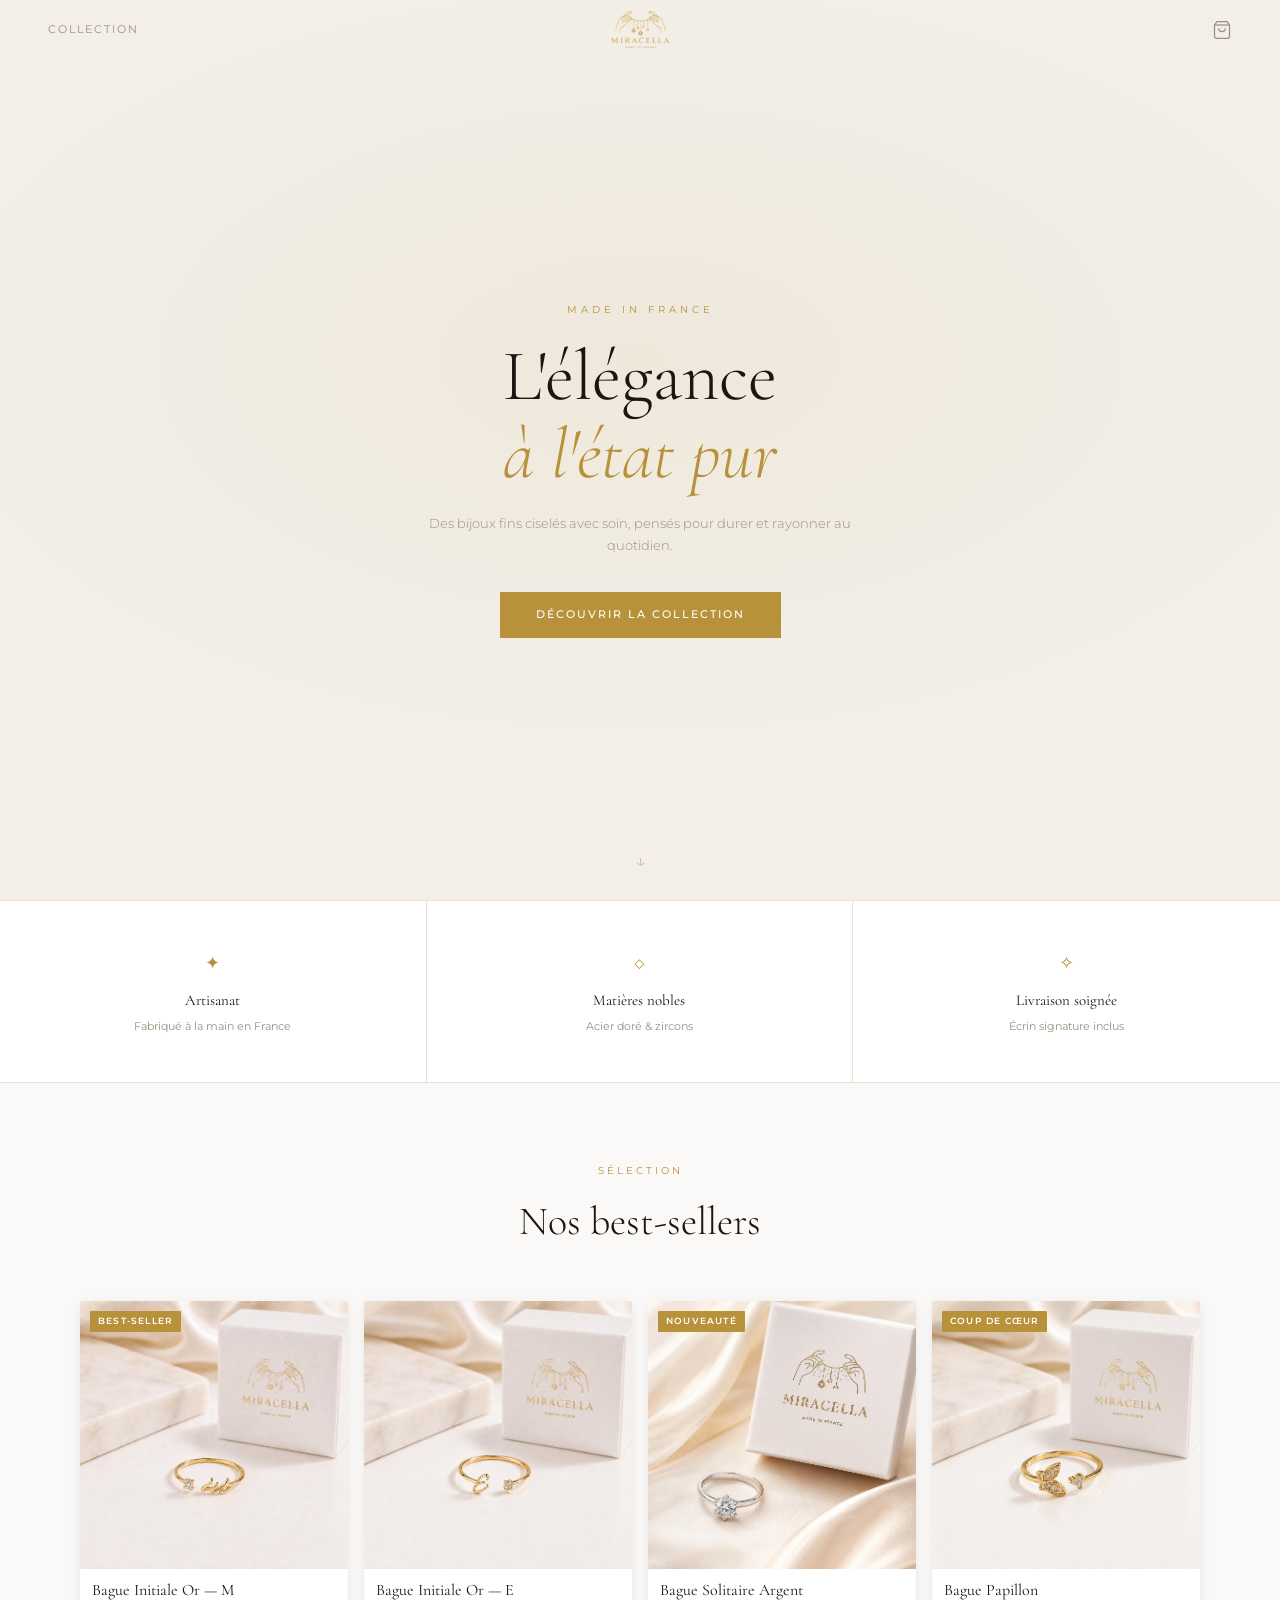
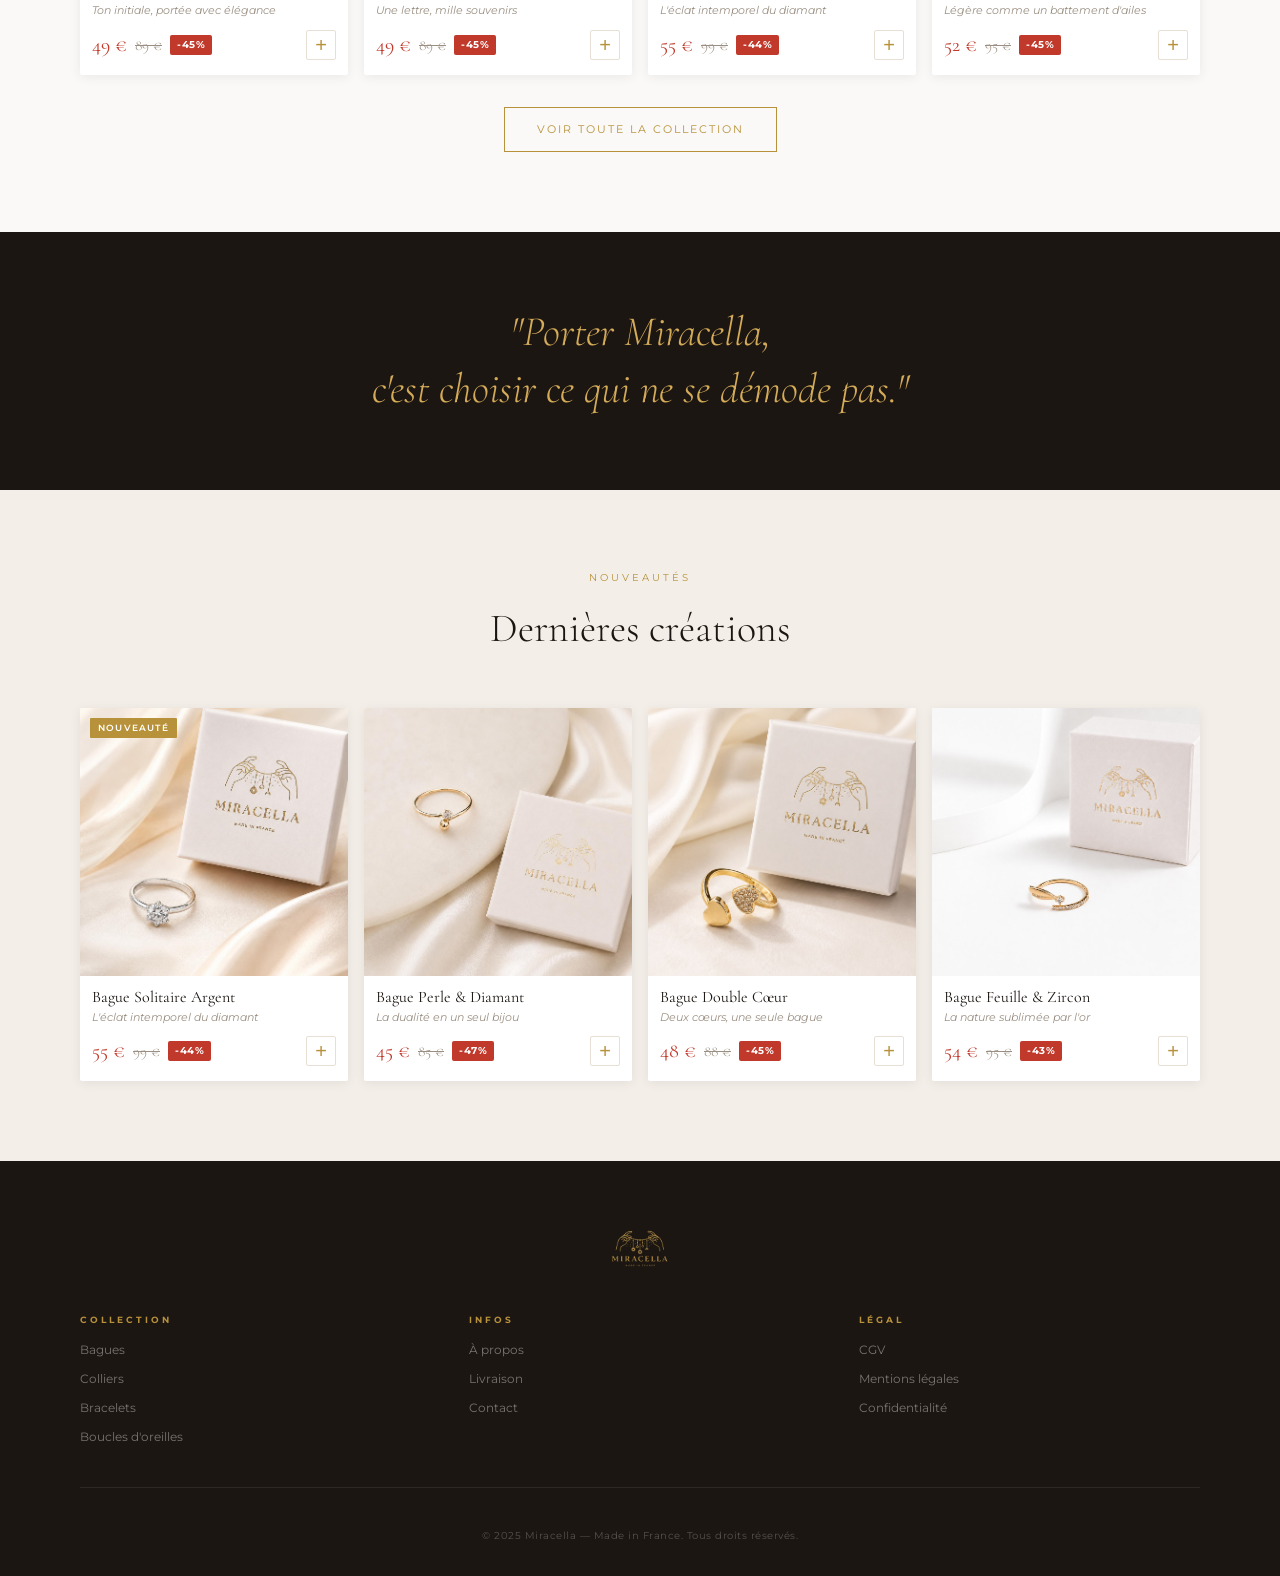
<file: index.html>
<!DOCTYPE html>
<html lang="fr">
<head>
  <meta charset="UTF-8" />
  <meta name="viewport" content="width=device-width, initial-scale=1.0, viewport-fit=cover" />
  <title>MIRACELLA — Bijoux Made in France</title>
  <link rel="stylesheet" href="assets/style.css" />
  <link href="https://fonts.googleapis.com/css2?family=Cormorant+Garamond:ital,wght@0,300;0,400;1,300;1,400&family=Montserrat:wght@300;400;500&display=swap" rel="stylesheet" />
</head>
<body>

  <header class="nav-bar" id="navbar">
    <div class="nav-left">
      <a href="collection.html">Collection</a>
    </div>
    <a href="index.html" class="nav-logo-link">
      <img src="assets/logo.png" alt="Miracella" class="nav-logo" />
    </a>
    <div class="nav-right">
      <a href="cart.html" class="cart-icon" id="cartLink">
        <svg width="20" height="20" viewBox="0 0 24 24" fill="none" stroke="currentColor" stroke-width="1.5"><path d="M6 2L3 6v14a2 2 0 002 2h14a2 2 0 002-2V6l-3-4z"/><line x1="3" y1="6" x2="21" y2="6"/><path d="M16 10a4 4 0 01-8 0"/></svg>
        <span class="cart-count" id="cartCount">0</span>
      </a>
    </div>
  </header>

  <!-- HERO -->
  <section class="hero">
    <div class="hero-content">
      <p class="hero-sub">Made in France</p>
      <h1 class="hero-title">L'élégance<br/><em>à l'état pur</em></h1>
      <p class="hero-desc">Des bijoux fins ciselés avec soin, pensés pour durer et rayonner au quotidien.</p>
      <a href="collection.html" class="btn-gold" style="width:auto;display:inline-flex;padding:14px 36px">Découvrir la collection</a>
    </div>
    <div class="hero-scroll">↓</div>
  </section>

  <!-- VALEURS -->
  <section class="values">
    <div class="value-item">
      <div class="value-icon">✦</div>
      <h3>Artisanat</h3>
      <p>Fabriqué à la main en France</p>
    </div>
    <div class="value-item">
      <div class="value-icon">◇</div>
      <h3>Matières nobles</h3>
      <p>Acier doré & zircons</p>
    </div>
    <div class="value-item">
      <div class="value-icon">✧</div>
      <h3>Livraison soignée</h3>
      <p>Écrin signature inclus</p>
    </div>
  </section>

  <!-- BEST-SELLERS -->
  <section class="featured">
    <div class="section-header">
      <span class="section-tag">Sélection</span>
      <h2>Nos best-sellers</h2>
    </div>
    <div class="products-grid" id="featuredGrid"></div>
    <div class="see-all">
      <a href="collection.html" class="btn-outline">Voir toute la collection</a>
    </div>
  </section>

  <!-- BANNER -->
  <section class="mid-banner">
    <div class="mid-banner-text">
      <h2>"Porter Miracella,<br/>c'est choisir ce qui ne se démode pas."</h2>
    </div>
  </section>

  <!-- NOUVEAUTÉS -->
  <section class="new-arrivals">
    <div class="section-header">
      <span class="section-tag">Nouveautés</span>
      <h2>Dernières créations</h2>
    </div>
    <div class="products-grid" id="newGrid"></div>
  </section>

  <div class="toast" id="toast">✓ Ajouté au panier</div>

  <footer class="footer">
    <div class="footer-logo">
      <img src="assets/logo.png" alt="Miracella" />
    </div>
    <div class="footer-links">
      <div>
        <h4>Collection</h4>
        <a href="collection.html">Bagues</a>
        <a href="collection.html">Colliers</a>
        <a href="collection.html">Bracelets</a>
        <a href="collection.html">Boucles d'oreilles</a>
      </div>
      <div>
        <h4>Infos</h4>
        <a href="#">À propos</a>
        <a href="#">Livraison</a>
        <a href="#">Contact</a>
      </div>
      <div>
        <h4>Légal</h4>
        <a href="#">CGV</a>
        <a href="#">Mentions légales</a>
        <a href="#">Confidentialité</a>
      </div>
    </div>
    <div class="footer-bottom">
      <p>© 2025 Miracella — Made in France. Tous droits réservés.</p>
    </div>
  </footer>

  <script src="assets/main.js"></script>
  <script>
    renderProducts('featured', 4, 'featuredGrid');
    renderProducts('new', 4, 'newGrid');
  </script>
</body>
</html>
</file>
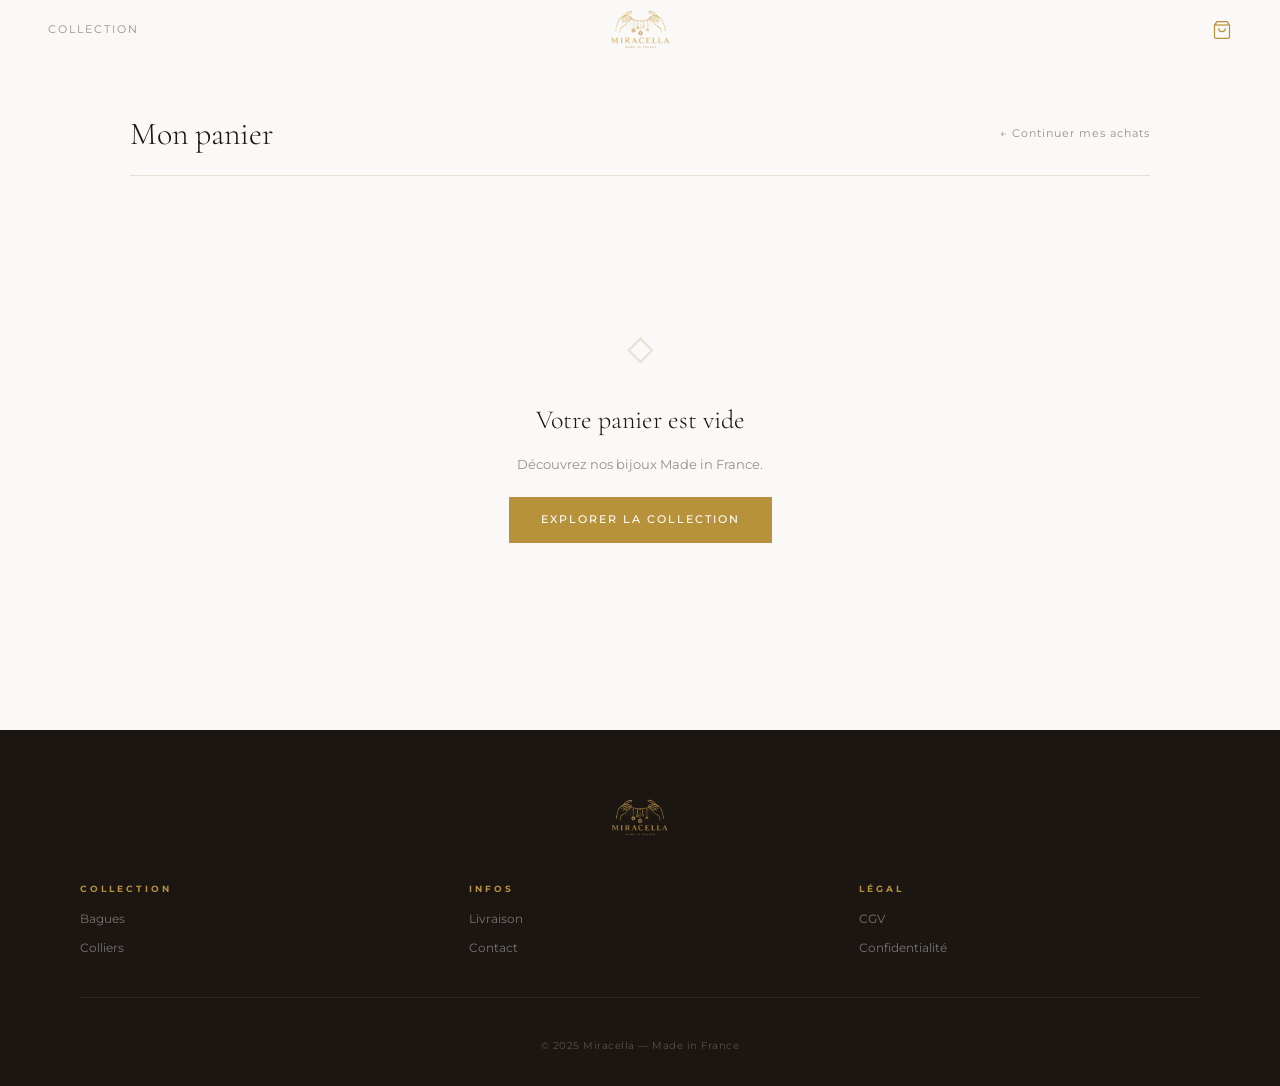
<file: cart.html>
<!DOCTYPE html>
<html lang="fr">
<head>
  <meta charset="UTF-8" />
  <meta name="viewport" content="width=device-width, initial-scale=1.0, viewport-fit=cover" />
  <title>Panier — MIRACELLA</title>
  <link rel="stylesheet" href="assets/style.css" />
  <link href="https://fonts.googleapis.com/css2?family=Cormorant+Garamond:ital,wght@0,300;0,400;1,300;1,400&family=Montserrat:wght@300;400;500&display=swap" rel="stylesheet" />
</head>
<body>

  <header class="nav-bar scrolled" id="navbar">
    <div class="nav-left">
      <a href="collection.html">Collection</a>
    </div>
    <a href="index.html" class="nav-logo-link">
      <img src="assets/logo.png" alt="Miracella" class="nav-logo" />
    </a>
    <div class="nav-right">
      <a href="cart.html" class="cart-icon active" id="cartLink">
        <svg width="20" height="20" viewBox="0 0 24 24" fill="none" stroke="currentColor" stroke-width="1.5"><path d="M6 2L3 6v14a2 2 0 002 2h14a2 2 0 002-2V6l-3-4z"/><line x1="3" y1="6" x2="21" y2="6"/><path d="M16 10a4 4 0 01-8 0"/></svg>
        <span class="cart-count" id="cartCount">0</span>
      </a>
    </div>
  </header>

  <section class="cart-page">
    <div class="cart-header">
      <h1>Mon panier</h1>
      <a href="collection.html" class="back-link">← Continuer mes achats</a>
    </div>
    <div class="cart-layout" id="cartLayout"></div>
    <div class="cart-empty" id="cartEmpty" style="display:none">
      <div class="cart-empty-icon">◇</div>
      <h2>Votre panier est vide</h2>
      <p>Découvrez nos bijoux Made in France.</p>
      <a href="collection.html" class="btn-gold">Explorer la collection</a>
    </div>
  </section>

  <footer class="footer">
    <div class="footer-logo">
      <img src="assets/logo.png" alt="Miracella" />
    </div>
    <div class="footer-links">
      <div>
        <h4>Collection</h4>
        <a href="collection.html">Bagues</a>
        <a href="collection.html">Colliers</a>
      </div>
      <div>
        <h4>Infos</h4>
        <a href="#">Livraison</a>
        <a href="#">Contact</a>
      </div>
      <div>
        <h4>Légal</h4>
        <a href="#">CGV</a>
        <a href="#">Confidentialité</a>
      </div>
    </div>
    <div class="footer-bottom"><p>© 2025 Miracella — Made in France</p></div>
  </footer>

  <script src="assets/main.js"></script>
  <script>
    function renderCart() {
      const cart = getCart();
      const layout = document.getElementById('cartLayout');
      const empty = document.getElementById('cartEmpty');
      if (cart.length === 0) {
        layout.style.display = 'none';
        empty.style.display = 'flex';
        return;
      }
      layout.style.display = 'flex';
      empty.style.display = 'none';

      const subtotal = cart.reduce((s, i) => s + i.price * i.qty, 0);
      const shipping = subtotal >= 80 ? 0 : 4.90;
      const total = subtotal + shipping;

      layout.innerHTML = `
        <div class="cart-items">
          ${cart.map(item => `
            <div class="cart-item">
              <div class="cart-item-img">
                <img src="${item.image}" alt="${item.name}" />
              </div>
              <div class="cart-item-info">
                <span class="cart-item-category">${item.category}</span>
                <h3>${item.name}</h3>
                <p class="cart-item-material">${item.material}</p>
                <div class="cart-item-row">
                  <div class="qty-control">
                    <button onclick="changeQty(${item.id}, -1)">−</button>
                    <span>${item.qty}</span>
                    <button onclick="changeQty(${item.id}, 1)">+</button>
                  </div>
                  <span class="cart-item-price">${(item.price * item.qty).toFixed(2)} €</span>
                  <button class="remove-btn" onclick="removeFromCart(${item.id})">Retirer</button>
                </div>
              </div>
            </div>
          `).join('')}
        </div>
        <div class="cart-summary">
          <h3>Récapitulatif</h3>
          <div class="summary-line"><span>Sous-total</span><span>${subtotal.toFixed(2)} €</span></div>
          <div class="summary-line">
            <span>Livraison</span>
            <span>${shipping === 0 ? '<span class="free">Offerte</span>' : shipping.toFixed(2) + ' €'}</span>
          </div>
          ${shipping > 0 ? `<p class="shipping-notice">Plus que ${(80 - subtotal).toFixed(2)} € pour la livraison offerte</p>` : ''}
          <div class="summary-line total">
            <span>Total</span>
            <span>${total.toFixed(2)} €</span>
          </div>
          <button class="btn-gold checkout-btn" onclick="alert('Paiement non disponible en démo.')">
            Passer commande
          </button>
          <p class="secure-note">🔒 Paiement sécurisé</p>
          <div class="payment-icons">
            <span>Visa</span><span>Mastercard</span><span>PayPal</span>
          </div>
        </div>
      `;
    }

    function changeQty(id, delta) {
      let cart = getCart();
      const idx = cart.findIndex(i => i.id === id);
      if (idx > -1) {
        cart[idx].qty += delta;
        if (cart[idx].qty <= 0) cart.splice(idx, 1);
        saveCart(cart);
        updateCartCount();
        renderCart();
      }
    }
    function removeFromCart(id) {
      let cart = getCart().filter(i => i.id !== id);
      saveCart(cart);
      updateCartCount();
      renderCart();
    }
    renderCart();
  </script>
</body>
</html>
</file>
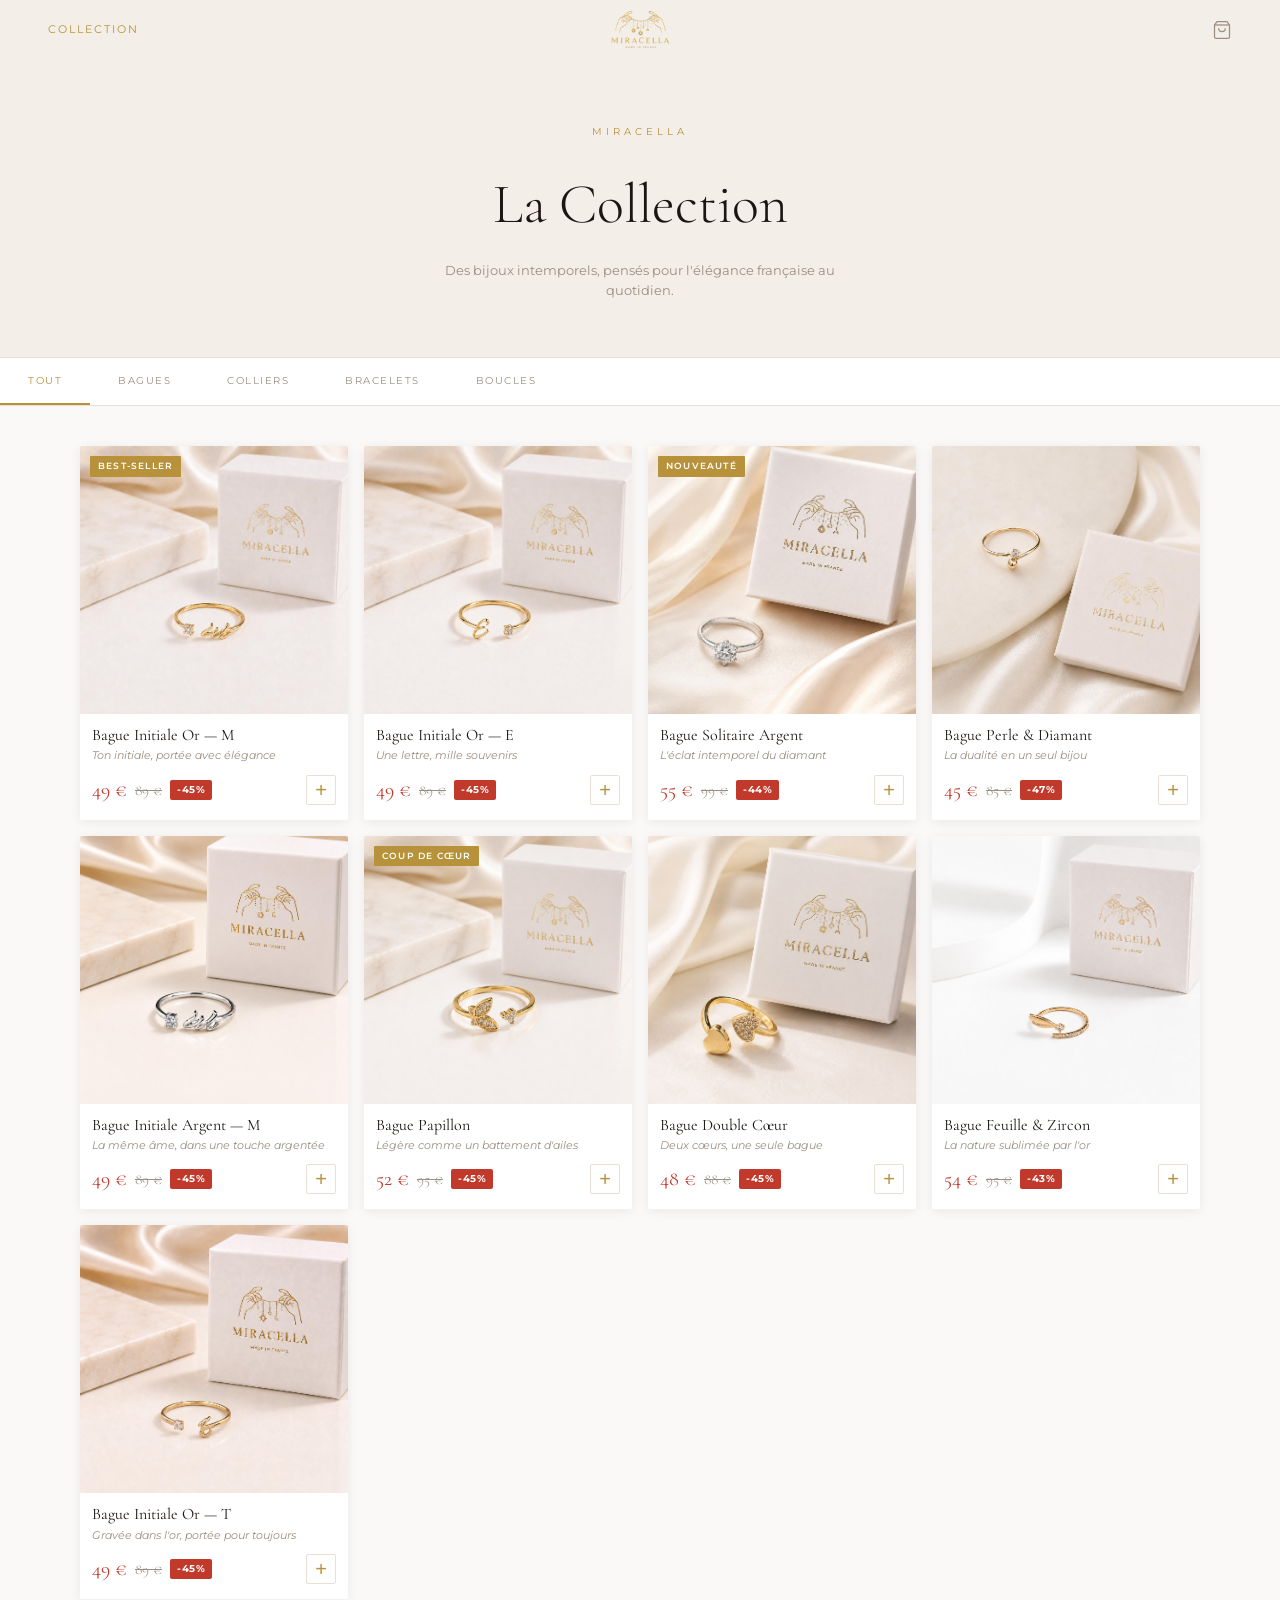
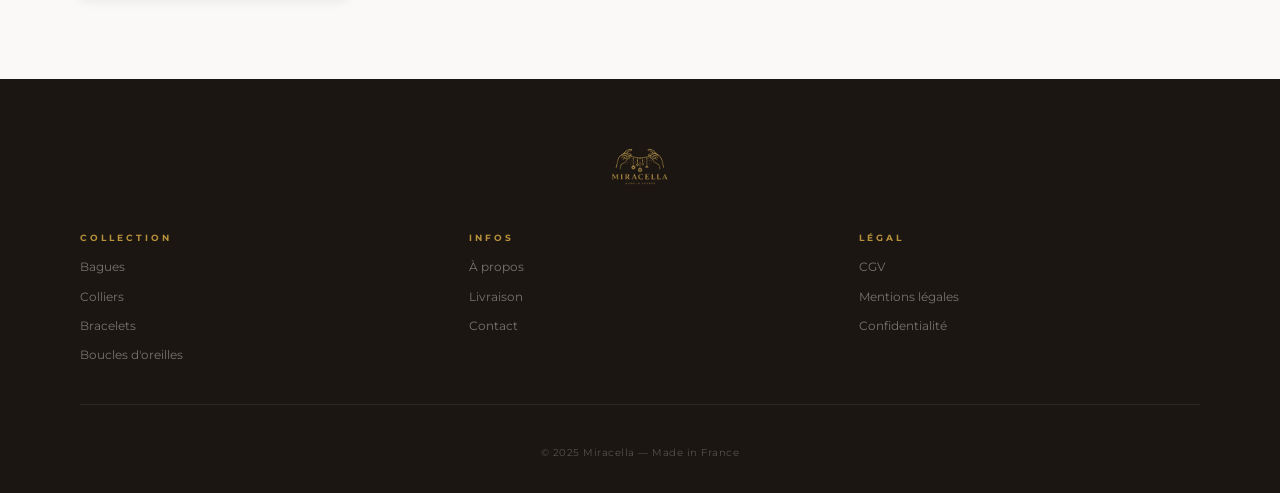
<file: collection.html>
<!DOCTYPE html>
<html lang="fr">
<head>
  <meta charset="UTF-8" />
  <meta name="viewport" content="width=device-width, initial-scale=1.0, viewport-fit=cover" />
  <title>Collection — MIRACELLA</title>
  <link rel="stylesheet" href="assets/style.css" />
  <link href="https://fonts.googleapis.com/css2?family=Cormorant+Garamond:ital,wght@0,300;0,400;1,300;1,400&family=Montserrat:wght@300;400;500&display=swap" rel="stylesheet" />
</head>
<body>

  <header class="nav-bar scrolled" id="navbar">
    <div class="nav-left">
      <a href="collection.html" class="active">Collection</a>
    </div>
    <a href="index.html" class="nav-logo-link">
      <img src="assets/logo.png" alt="Miracella" class="nav-logo" />
    </a>
    <div class="nav-right">
      <a href="cart.html" class="cart-icon" id="cartLink">
        <svg width="20" height="20" viewBox="0 0 24 24" fill="none" stroke="currentColor" stroke-width="1.5"><path d="M6 2L3 6v14a2 2 0 002 2h14a2 2 0 002-2V6l-3-4z"/><line x1="3" y1="6" x2="21" y2="6"/><path d="M16 10a4 4 0 01-8 0"/></svg>
        <span class="cart-count" id="cartCount">0</span>
      </a>
    </div>
  </header>

  <section class="page-hero">
    <p class="hero-sub">Miracella</p>
    <h1>La Collection</h1>
    <p class="page-desc">Des bijoux intemporels, pensés pour l'élégance française au quotidien.</p>
  </section>

  <section class="filters-bar">
    <button class="filter-btn active" data-filter="all">Tout</button>
    <button class="filter-btn" data-filter="bague">Bagues</button>
    <button class="filter-btn" data-filter="collier">Colliers</button>
    <button class="filter-btn" data-filter="bracelet">Bracelets</button>
    <button class="filter-btn" data-filter="boucle">Boucles</button>
  </section>

  <section class="collection-section">
    <div class="products-grid large" id="collectionGrid"></div>
  </section>

  <div class="toast" id="toast">✓ Ajouté au panier</div>

  <footer class="footer">
    <div class="footer-logo">
      <img src="assets/logo.png" alt="Miracella" />
    </div>
    <div class="footer-links">
      <div>
        <h4>Collection</h4>
        <a href="collection.html">Bagues</a>
        <a href="collection.html">Colliers</a>
        <a href="collection.html">Bracelets</a>
        <a href="collection.html">Boucles d'oreilles</a>
      </div>
      <div>
        <h4>Infos</h4>
        <a href="#">À propos</a>
        <a href="#">Livraison</a>
        <a href="#">Contact</a>
      </div>
      <div>
        <h4>Légal</h4>
        <a href="#">CGV</a>
        <a href="#">Mentions légales</a>
        <a href="#">Confidentialité</a>
      </div>
    </div>
    <div class="footer-bottom">
      <p>© 2025 Miracella — Made in France</p>
    </div>
  </footer>

  <script src="assets/main.js"></script>
  <script>
    renderProducts('all', 0, 'collectionGrid');
    document.querySelectorAll('.filter-btn').forEach(btn => {
      btn.addEventListener('click', () => {
        document.querySelectorAll('.filter-btn').forEach(b => b.classList.remove('active'));
        btn.classList.add('active');
        renderProducts(btn.dataset.filter, 0, 'collectionGrid');
      });
    });
  </script>
</body>
</html>
</file>
<file: assets/style.css>
/* ─────────────────────────────────────────────
   MIRACELLA — style.css  (thème CLAIR, mobile-first)
   ───────────────────────────────────────────── */

:root {
  --bg:        #faf9f7;
  --deep:      #f3efe8;
  --surface:   #ffffff;
  --border:    #e8e0d5;
  --gold:      #b8923a;
  --gold-lt:   #d4ab58;
  --gold-dk:   #8a6820;
  --ink:       #1c1612;
  --text:      #3d3228;
  --muted:     #9a8f82;
  --font-serif: 'Cormorant Garamond', Georgia, serif;
  --font-sans:  'Montserrat', sans-serif;
  --nav-h:     60px;
  --trans:     0.25s ease;
  --shadow:    0 2px 12px rgba(0,0,0,0.07);
  --shadow-lg: 0 8px 32px rgba(0,0,0,0.11);
}

*, *::before, *::after { box-sizing: border-box; margin: 0; padding: 0; }
html { scroll-behavior: smooth; -webkit-text-size-adjust: 100%; }
body {
  background: var(--bg);
  color: var(--text);
  font-family: var(--font-sans);
  font-size: 14px;
  line-height: 1.6;
  overflow-x: hidden;
}
a { color: inherit; text-decoration: none; }
img { display: block; width: 100%; height: 100%; object-fit: cover; }

::-webkit-scrollbar { width: 3px; }
::-webkit-scrollbar-track { background: var(--bg); }
::-webkit-scrollbar-thumb { background: var(--gold); }

/* ══ NAVBAR ══════════════════════════════════ */
.nav-bar {
  position: fixed;
  top: 0; left: 0; right: 0;
  height: var(--nav-h);
  z-index: 100;
  display: flex;
  align-items: center;
  justify-content: space-between;
  padding: 0 16px;
  transition: background var(--trans), box-shadow var(--trans);
}
.nav-bar.scrolled {
  background: rgba(250,249,247,0.97);
  backdrop-filter: blur(10px);
  box-shadow: 0 1px 0 var(--border);
}
.nav-left, .nav-right {
  display: flex;
  align-items: center;
  gap: 20px;
  flex: 1;
}
.nav-right { justify-content: flex-end; }
.nav-bar a {
  font-size: 10px;
  font-weight: 400;
  letter-spacing: 1.8px;
  text-transform: uppercase;
  color: var(--muted);
  transition: color var(--trans);
  white-space: nowrap;
}
.nav-bar a:hover, .nav-bar a.active { color: var(--gold); }
.nav-logo-link { flex: 0; }
.nav-logo {
  height: 44px;
  width: auto;
  object-fit: contain;
  display: block;
  
}
.cart-icon {
  position: relative;
  display: flex;
  align-items: center;
  color: var(--muted);
  transition: color var(--trans);
}
.cart-icon:hover { color: var(--gold); }
.cart-count {
  position: absolute;
  top: -7px; right: -9px;
  background: var(--gold);
  color: #fff;
  font-size: 9px;
  font-weight: 700;
  width: 15px; height: 15px;
  border-radius: 50%;
  display: flex;
  align-items: center;
  justify-content: center;
}

/* ══ BUTTONS ══════════════════════════════════ */
.btn-gold {
  display: inline-flex;
  align-items: center;
  justify-content: center;
  padding: 14px 32px;
  background: var(--gold);
  color: #fff;
  font-family: var(--font-sans);
  font-size: 11px;
  font-weight: 500;
  letter-spacing: 2px;
  text-transform: uppercase;
  border: none;
  cursor: pointer;
  transition: background var(--trans);
  -webkit-tap-highlight-color: transparent;
  width: 100%;
}
.btn-gold:hover, .btn-gold:active { background: var(--gold-dk); }
.btn-gold:disabled {
  background: var(--border);
  color: var(--muted);
  cursor: not-allowed;
}

.btn-outline {
  display: inline-flex;
  align-items: center;
  justify-content: center;
  padding: 13px 32px;
  border: 1px solid var(--gold);
  color: var(--gold);
  font-size: 11px;
  font-weight: 400;
  letter-spacing: 2px;
  text-transform: uppercase;
  transition: all var(--trans);
  -webkit-tap-highlight-color: transparent;
}
.btn-outline:hover, .btn-outline:active { background: var(--gold); color: #fff; }

/* ══ HERO ══════════════════════════════════════ */
.hero {
  position: relative;
  min-height: 100svh;
  display: flex;
  align-items: center;
  justify-content: center;
  overflow: hidden;
  background: var(--deep);
  padding: calc(var(--nav-h) + 40px) 24px 60px;
}
.hero::before {
  content: '';
  position: absolute;
  inset: 0;
  background: radial-gradient(ellipse 80% 60% at 50% 40%, rgba(184,146,58,0.07) 0%, transparent 70%);
  pointer-events: none;
}
.hero-content {
  position: relative;
  text-align: center;
  max-width: 480px;
  animation: fadeUp 1s ease forwards;
}
@keyframes fadeUp {
  from { opacity: 0; transform: translateY(24px); }
  to   { opacity: 1; transform: translateY(0); }
}
.hero-sub {
  font-size: 10px;
  font-weight: 400;
  letter-spacing: 4px;
  text-transform: uppercase;
  color: var(--gold);
  margin-bottom: 20px;
}
.hero-title {
  font-family: var(--font-serif);
  font-size: clamp(40px, 10vw, 72px);
  font-weight: 300;
  line-height: 1.08;
  color: var(--ink);
  margin-bottom: 18px;
}
.hero-title em { font-style: italic; color: var(--gold); }
.hero-desc {
  font-size: 13px;
  font-weight: 300;
  color: var(--muted);
  margin-bottom: 36px;
  line-height: 1.7;
}
.hero-scroll {
  position: absolute;
  bottom: 24px;
  left: 50%;
  transform: translateX(-50%);
  font-size: 18px;
  color: var(--gold);
  animation: bounce 2s infinite;
  opacity: 0.5;
}
@keyframes bounce {
  0%,100% { transform: translateX(-50%) translateY(0); }
  50%      { transform: translateX(-50%) translateY(7px); }
}

/* ══ VALUES ════════════════════════════════════ */
.values {
  display: grid;
  grid-template-columns: repeat(3, 1fr);
  background: var(--surface);
  border-top: 1px solid var(--border);
  border-bottom: 1px solid var(--border);
}
.value-item {
  padding: 32px 16px;
  text-align: center;
  border-right: 1px solid var(--border);
}
.value-item:last-child { border-right: none; }
.value-icon { color: var(--gold); font-size: 18px; margin-bottom: 10px; }
.value-item h3 {
  font-family: var(--font-serif);
  font-size: 15px;
  font-weight: 400;
  color: var(--ink);
  margin-bottom: 6px;
}
.value-item p { font-size: 11px; color: var(--muted); line-height: 1.5; }

/* ══ SECTION HEADER ════════════════════════════ */
.section-header { text-align: center; margin-bottom: 32px; padding: 0 16px; }
.section-tag {
  font-size: 10px;
  letter-spacing: 3px;
  text-transform: uppercase;
  color: var(--gold);
  display: block;
  margin-bottom: 10px;
}
.section-header h2 {
  font-family: var(--font-serif);
  font-size: clamp(26px, 6vw, 40px);
  font-weight: 300;
  color: var(--ink);
}

/* ══ PRODUCT SECTIONS ══════════════════════════ */
.featured     { padding: 56px 16px; background: var(--bg); }
.new-arrivals { padding: 56px 16px; background: var(--deep); }
.related-section { padding: 48px 16px; background: var(--bg); }
.see-all { text-align: center; margin-top: 32px; }

/* ══ PRODUCT GRID ══════════════════════════════ */
.products-grid {
  display: grid;
  grid-template-columns: repeat(2, 1fr);
  gap: 12px;
}
.products-grid.large { grid-template-columns: repeat(2, 1fr); }

@media (min-width: 640px) {
  .products-grid { grid-template-columns: repeat(3, 1fr); }
  .products-grid.large { grid-template-columns: repeat(3, 1fr); }
}
@media (min-width: 1024px) {
  .products-grid { grid-template-columns: repeat(4, 1fr); gap: 16px; }
  .products-grid.large { grid-template-columns: repeat(4, 1fr); }
}

/* ══ PRODUCT CARD ══════════════════════════════ */
.product-card {
  background: var(--surface);
  cursor: pointer;
  border-radius: 2px;
  overflow: hidden;
  box-shadow: var(--shadow);
  transition: box-shadow var(--trans), transform var(--trans);
  -webkit-tap-highlight-color: transparent;
}
.product-card:hover {
  box-shadow: var(--shadow-lg);
  transform: translateY(-2px);
}
.product-card.unavailable { cursor: default; opacity: 0.75; }
.product-card.unavailable:hover { transform: none; box-shadow: var(--shadow); }

.product-card-img {
  position: relative;
  aspect-ratio: 1;
  overflow: hidden;
  background: var(--deep);
}
.product-card-img img { transition: transform 0.4s ease; }
.product-card:not(.unavailable):hover .product-card-img img { transform: scale(1.04); }

.img-overlay {
  position: absolute;
  inset: 0;
  background: rgba(250,249,247,0.4);
  z-index: 1;
}

.product-badge {
  position: absolute;
  top: 10px; left: 10px;
  background: var(--gold);
  color: #fff;
  font-size: 9px;
  font-weight: 600;
  letter-spacing: 1.2px;
  text-transform: uppercase;
  padding: 3px 8px;
  z-index: 2;
  border-radius: 1px;
}
.product-badge.unavail-badge { background: var(--border); color: var(--muted); }

.product-card-info { padding: 12px 12px 14px; }
.product-card-info h3 {
  font-family: var(--font-serif);
  font-size: 16px;
  font-weight: 400;
  color: var(--ink);
  margin-bottom: 3px;
  line-height: 1.2;
}
.product-card-tagline {
  font-size: 11px;
  color: var(--muted);
  font-style: italic;
  margin-bottom: 10px;
  line-height: 1.4;
}
.product-card-footer {
  display: flex;
  align-items: center;
  justify-content: space-between;
}
.product-card-price {
  font-family: var(--font-serif);
  font-size: 18px;
  font-weight: 400;
  color: var(--gold);
}
.product-card-price.greyed { color: var(--muted); }

.add-btn {
  width: 30px; height: 30px;
  border: 1px solid var(--border);
  background: transparent;
  color: var(--gold);
  font-size: 20px;
  cursor: pointer;
  display: flex;
  align-items: center;
  justify-content: center;
  transition: all var(--trans);
  border-radius: 2px;
  line-height: 1;
  -webkit-tap-highlight-color: transparent;
  flex-shrink: 0;
}
.add-btn:hover, .add-btn:active { background: var(--gold); color: #fff; border-color: var(--gold); }

.unavail-label {
  font-size: 10px;
  letter-spacing: 0.5px;
  color: var(--muted);
  font-style: italic;
}

/* ══ MID BANNER ════════════════════════════════ */
.mid-banner {
  padding: 72px 24px;
  background: var(--ink);
  text-align: center;
}
.mid-banner-text h2 {
  font-family: var(--font-serif);
  font-size: clamp(22px, 5vw, 42px);
  font-weight: 300;
  font-style: italic;
  color: var(--gold-lt);
  line-height: 1.35;
}

/* ══ PAGE HERO ══════════════════════════════════ */
.page-hero {
  padding: calc(var(--nav-h) + 48px) 24px 40px;
  text-align: center;
  background: var(--deep);
  border-bottom: 1px solid var(--border);
}
.page-hero h1 {
  font-family: var(--font-serif);
  font-size: clamp(32px, 8vw, 56px);
  font-weight: 300;
  color: var(--ink);
  margin-bottom: 10px;
}
.page-desc { font-size: 13px; color: var(--muted); max-width: 400px; margin: 0 auto; }

/* ══ FILTERS BAR ════════════════════════════════ */
.filters-bar {
  display: flex;
  align-items: center;
  background: var(--surface);
  border-bottom: 1px solid var(--border);
  overflow-x: auto;
  -webkit-overflow-scrolling: touch;
  scrollbar-width: none;
  gap: 0;
}
.filters-bar::-webkit-scrollbar { display: none; }
.filter-btn {
  padding: 14px 18px;
  background: none;
  border: none;
  border-bottom: 2px solid transparent;
  font-family: var(--font-sans);
  font-size: 10px;
  font-weight: 400;
  letter-spacing: 1.5px;
  text-transform: uppercase;
  color: var(--muted);
  cursor: pointer;
  transition: all var(--trans);
  white-space: nowrap;
  -webkit-tap-highlight-color: transparent;
}
.filter-btn:active, .filter-btn:hover { color: var(--ink); }
.filter-btn.active { color: var(--gold); border-bottom-color: var(--gold); }

.collection-section { padding: 24px 16px 64px; background: var(--bg); }

/* ══ PRODUCT DETAIL ═════════════════════════════ */
.product-detail {
  padding: calc(var(--nav-h) + 16px) 0 0;
  background: var(--bg);
}
.breadcrumb {
  font-size: 11px;
  color: var(--muted);
  padding: 16px 16px 0;
  display: flex;
  gap: 6px;
  align-items: center;
  flex-wrap: wrap;
}
.breadcrumb span { color: var(--border); }
.breadcrumb a:active { color: var(--gold); }

.product-layout {
  display: flex;
  flex-direction: column;
}

/* IMAGE */
.product-gallery { position: relative; }
.product-img-main {
  aspect-ratio: 1;
  overflow: hidden;
  background: var(--deep);
  width: 100%;
}
.product-img-main img { width: 100%; height: 100%; object-fit: cover; }
.product-thumbs {
  display: flex;
  gap: 6px;
  padding: 10px 16px;
  overflow-x: auto;
  scrollbar-width: none;
}
.product-thumbs::-webkit-scrollbar { display: none; }
.thumb {
  width: 64px; height: 64px;
  flex-shrink: 0;
  cursor: pointer;
  border: 2px solid transparent;
  transition: border-color var(--trans);
  overflow: hidden;
  background: var(--deep);
}
.thumb img { width: 100%; height: 100%; object-fit: cover; }
.thumb.active, .thumb:hover { border-color: var(--gold); }

/* INFO */
.product-info {
  padding: 20px 16px 40px;
  background: var(--surface);
}
.product-info-top {
  display: flex;
  align-items: flex-start;
  justify-content: space-between;
  margin-bottom: 6px;
  gap: 12px;
}
.product-category {
  font-size: 9px;
  letter-spacing: 2.5px;
  text-transform: uppercase;
  color: var(--gold);
  display: block;
  margin-bottom: 6px;
}
.product-name {
  font-family: var(--font-serif);
  font-size: clamp(24px, 6vw, 36px);
  font-weight: 300;
  color: var(--ink);
  line-height: 1.1;
  flex: 1;
}
.product-price {
  font-family: var(--font-serif);
  font-size: 28px;
  font-weight: 400;
  color: var(--gold);
  white-space: nowrap;
}
.product-tagline {
  font-family: var(--font-serif);
  font-size: 14px;
  font-style: italic;
  color: var(--muted);
  margin-bottom: 18px;
}
.product-separator { height: 1px; background: var(--border); margin: 18px 0; }
.product-desc {
  font-size: 13px;
  color: var(--text);
  line-height: 1.75;
  margin-bottom: 20px;
}

/* DETAILS LIST */
.product-detail-chips {
  display: flex;
  flex-wrap: wrap;
  gap: 8px;
  margin-bottom: 24px;
}
.chip {
  font-size: 11px;
  padding: 5px 12px;
  background: var(--deep);
  color: var(--text);
  border-radius: 100px;
}

.size-section { margin-bottom: 20px; }
.option-label {
  font-size: 10px;
  letter-spacing: 2px;
  text-transform: uppercase;
  color: var(--muted);
  margin-bottom: 10px;
  display: block;
}
.size-options { display: flex; flex-wrap: wrap; gap: 8px; }
.size-btn {
  padding: 8px 14px;
  border: 1px solid var(--border);
  background: transparent;
  color: var(--text);
  font-family: var(--font-sans);
  font-size: 12px;
  cursor: pointer;
  transition: all var(--trans);
  border-radius: 2px;
  -webkit-tap-highlight-color: transparent;
  min-width: 48px;
  text-align: center;
}
.size-btn.active, .size-btn:active { border-color: var(--gold); color: var(--gold); }

.product-stock { font-size: 11px; color: var(--muted); margin-top: 10px; text-align: center; }
.product-stock.out { color: #c0392b; }

.accordion { border-top: 1px solid var(--border); margin-top: 24px; }
.accordion details { border-bottom: 1px solid var(--border); }
.accordion summary {
  font-size: 11px;
  letter-spacing: 1.5px;
  text-transform: uppercase;
  color: var(--text);
  cursor: pointer;
  user-select: none;
  padding: 14px 0;
  list-style: none;
  display: flex;
  justify-content: space-between;
  align-items: center;
  -webkit-tap-highlight-color: transparent;
}
.accordion summary::after { content: '+'; color: var(--gold); font-size: 18px; }
.accordion details[open] summary::after { content: '−'; }
.accordion summary:hover { color: var(--gold); }
.accordion details p, .accordion details ul {
  font-size: 12px;
  color: var(--muted);
  padding-bottom: 14px;
  line-height: 1.7;
}
.accordion details ul { padding-left: 16px; }
.accordion details ul li { margin-bottom: 4px; }

/* Desktop product layout */
@media (min-width: 768px) {
  .product-layout {
    flex-direction: row;
    gap: 0;
    align-items: flex-start;
    max-width: 1100px;
    margin: 0 auto;
    padding: 0 40px;
  }
  .product-gallery { flex: 1; position: sticky; top: calc(var(--nav-h) + 20px); }
  .product-img-main { border-radius: 2px; }
  .product-thumbs { padding: 10px 0; }
  .product-info {
    flex: 1;
    padding: 24px 40px 60px;
    background: transparent;
  }
  .product-detail { padding: calc(var(--nav-h) + 40px) 0 80px; }
  .breadcrumb { padding: 0 40px 24px; }
  .product-price { font-size: 32px; }
}

/* ══ CART PAGE ══════════════════════════════════ */
.cart-page {
  padding: calc(var(--nav-h) + 20px) 16px 60px;
  min-height: 80vh;
  background: var(--bg);
}
.cart-header {
  display: flex;
  align-items: center;
  justify-content: space-between;
  margin-bottom: 24px;
  padding-bottom: 16px;
  border-bottom: 1px solid var(--border);
  flex-wrap: wrap;
  gap: 10px;
}
.cart-header h1 {
  font-family: var(--font-serif);
  font-size: 32px;
  font-weight: 300;
  color: var(--ink);
}
.back-link { font-size: 11px; color: var(--muted); letter-spacing: 1px; }
.back-link:active { color: var(--gold); }

/* Mobile: items stacked, summary below */
.cart-layout { display: flex; flex-direction: column; gap: 20px; }
.cart-items { display: flex; flex-direction: column; gap: 10px; }

.cart-item {
  display: grid;
  grid-template-columns: 80px 1fr;
  gap: 14px;
  background: var(--surface);
  padding: 14px;
  border: 1px solid var(--border);
  border-radius: 2px;
  align-items: start;
}
.cart-item-img {
  aspect-ratio: 1;
  background: var(--deep);
  overflow: hidden;
  border-radius: 2px;
}
.cart-item-img img { width: 100%; height: 100%; object-fit: cover; }
.cart-item-category {
  font-size: 9px;
  letter-spacing: 2px;
  text-transform: uppercase;
  color: var(--gold);
  display: block;
  margin-bottom: 2px;
}
.cart-item-info h3 {
  font-family: var(--font-serif);
  font-size: 16px;
  font-weight: 400;
  color: var(--ink);
  margin-bottom: 2px;
  line-height: 1.2;
}
.cart-item-material { font-size: 11px; color: var(--muted); margin-bottom: 10px; line-height: 1.4; }
.cart-item-row {
  display: flex;
  align-items: center;
  justify-content: space-between;
  flex-wrap: wrap;
  gap: 8px;
}
.cart-item-price {
  font-family: var(--font-serif);
  font-size: 18px;
  font-weight: 400;
  color: var(--gold);
}
.qty-control {
  display: flex;
  align-items: center;
  border: 1px solid var(--border);
  border-radius: 2px;
}
.qty-control button {
  width: 28px; height: 28px;
  background: none;
  border: none;
  color: var(--text);
  font-size: 16px;
  cursor: pointer;
  line-height: 1;
  -webkit-tap-highlight-color: transparent;
}
.qty-control button:active { color: var(--gold); }
.qty-control span {
  width: 32px;
  text-align: center;
  font-size: 13px;
  color: var(--ink);
  border-left: 1px solid var(--border);
  border-right: 1px solid var(--border);
  height: 28px;
  display: flex;
  align-items: center;
  justify-content: center;
}
.remove-btn {
  background: none;
  border: none;
  font-size: 10px;
  letter-spacing: 1px;
  color: var(--muted);
  cursor: pointer;
  text-transform: uppercase;
  text-decoration: underline;
  -webkit-tap-highlight-color: transparent;
}
.remove-btn:active { color: #c0392b; }

.cart-summary {
  background: var(--surface);
  padding: 20px;
  border: 1px solid var(--border);
  border-radius: 2px;
}
.cart-summary h3 {
  font-family: var(--font-serif);
  font-size: 22px;
  font-weight: 300;
  color: var(--ink);
  margin-bottom: 16px;
  padding-bottom: 14px;
  border-bottom: 1px solid var(--border);
}
.summary-line {
  display: flex;
  justify-content: space-between;
  padding: 9px 0;
  font-size: 13px;
  color: var(--muted);
  border-bottom: 1px solid var(--border);
}
.summary-line.total {
  font-size: 15px;
  color: var(--ink);
  font-weight: 500;
  border-bottom: none;
  padding-top: 12px;
  margin-top: 2px;
}
.summary-line.total span:last-child {
  font-family: var(--font-serif);
  font-size: 22px;
  font-weight: 400;
  color: var(--gold);
}
.free { color: var(--gold); }
.shipping-notice { font-size: 11px; color: var(--gold); padding: 8px 0; font-style: italic; }
.checkout-btn { margin-top: 20px; }
.secure-note { font-size: 11px; color: var(--muted); text-align: center; margin-top: 10px; }
.payment-icons {
  display: flex;
  justify-content: center;
  gap: 12px;
  margin-top: 10px;
  font-size: 10px;
  letter-spacing: 1px;
  color: var(--border);
  text-transform: uppercase;
}

.cart-empty {
  display: flex;
  flex-direction: column;
  align-items: center;
  justify-content: center;
  min-height: 50vh;
  text-align: center;
  gap: 14px;
}
.cart-empty-icon { font-size: 48px; color: var(--border); }
.cart-empty h2 { font-family: var(--font-serif); font-size: 26px; font-weight: 300; color: var(--ink); }
.cart-empty p { font-size: 13px; color: var(--muted); }
.cart-empty .btn-gold { width: auto; padding: 14px 32px; margin-top: 8px; }

@media (min-width: 768px) {
  .cart-page { padding: calc(var(--nav-h) + 48px) 40px 80px; max-width: 1100px; margin: 0 auto; }
  .cart-layout { flex-direction: row; align-items: flex-start; gap: 32px; }
  .cart-items { flex: 1; }
  .cart-summary { width: 340px; position: sticky; top: calc(var(--nav-h) + 16px); flex-shrink: 0; }
  .cart-item { grid-template-columns: 96px 1fr; }
}

/* ══ TOAST ══════════════════════════════════════ */
.toast {
  position: fixed;
  bottom: 24px;
  left: 50%;
  transform: translateX(-50%) translateY(16px);
  background: var(--ink);
  color: var(--gold-lt);
  font-size: 11px;
  font-weight: 500;
  letter-spacing: 2px;
  text-transform: uppercase;
  padding: 12px 28px;
  opacity: 0;
  transition: all 0.35s ease;
  z-index: 200;
  pointer-events: none;
  border-radius: 1px;
  white-space: nowrap;
}
.toast.show { opacity: 1; transform: translateX(-50%) translateY(0); }

/* ══ FOOTER ═════════════════════════════════════ */
.footer {
  background: var(--ink);
  padding: 48px 24px 24px;
}
.footer-logo { text-align: center; margin-bottom: 40px; }
.footer-logo img {
  height: 48px;
  margin: 0 auto;
  
  opacity: 0.95;
  width: auto;
  object-fit: contain;
}
.footer-links {
  display: grid;
  grid-template-columns: 1fr 1fr;
  gap: 32px 20px;
  margin-bottom: 40px;
  padding-bottom: 40px;
  border-bottom: 1px solid rgba(255,255,255,0.08);
}
.footer-links > div { display: flex; flex-direction: column; gap: 10px; }
.footer-links h4 {
  font-size: 9px;
  letter-spacing: 3px;
  text-transform: uppercase;
  color: var(--gold);
  margin-bottom: 2px;
}
.footer-links a { font-size: 12px; color: rgba(255,255,255,0.4); transition: color var(--trans); }
.footer-links a:active, .footer-links a:hover { color: rgba(255,255,255,0.8); }
.footer-bottom { text-align: center; font-size: 10px; color: rgba(255,255,255,0.25); letter-spacing: 0.5px; }

@media (min-width: 640px) {
  .footer-links { grid-template-columns: repeat(3, 1fr); }
}
@media (min-width: 1024px) {
  .footer { padding: 64px 80px 32px; }
  .footer-links { grid-template-columns: repeat(3, 1fr); gap: 48px; }
  .featured, .new-arrivals, .related-section { padding: 80px; }
  .section-header { margin-bottom: 48px; padding: 0; }
  .collection-section { padding: 40px 80px 80px; }
  .values { max-width: none; }
  .value-item { padding: 48px 40px; }
  .nav-bar { padding: 0 48px; }
  .nav-logo { height: 50px; }
  .nav-bar a { font-size: 11px; letter-spacing: 2px; gap: 32px; }
  .nav-left, .nav-right { gap: 32px; }
  .page-hero { padding: calc(var(--nav-h) + 64px) 80px 56px; }
  .filter-btn { padding: 16px 28px; }
}

/* ══ PRIX PROMO ════════════════════════════════ */
.price-block {
  display: flex;
  align-items: center;
  gap: 8px;
  flex-wrap: wrap;
}
.price-block.large {
  gap: 12px;
  margin-bottom: 4px;
}
.price-promo {
  font-family: var(--font-serif);
  font-size: 20px;
  font-weight: 400;
  color: #c0392b;
}
.price-block.large .price-promo {
  font-size: 32px;
}
.price-original {
  font-family: var(--font-serif);
  font-size: 15px;
  font-weight: 300;
  color: var(--muted);
  text-decoration: line-through;
}
.price-block.large .price-original {
  font-size: 20px;
}
.price-badge {
  background: #c0392b;
  color: #fff;
  font-size: 10px;
  font-weight: 700;
  letter-spacing: 0.5px;
  padding: 2px 7px;
  border-radius: 2px;
}
.price-block.large .price-badge {
  font-size: 12px;
  padding: 3px 9px;
}
/* Dans les cartes — réorganise le footer */
.product-card-footer {
  flex-wrap: wrap;
  gap: 6px;
}
/* Cart */
.cart-item-price-block {
  display: flex;
  flex-direction: column;
  align-items: flex-end;
  gap: 2px;
}
.cart-item-price-block .price-promo {
  font-family: var(--font-serif);
  font-size: 18px;
  color: #c0392b;
}
.price-original-sm {
  font-size: 12px;
  color: var(--muted);
  text-decoration: line-through;
}
</file>
